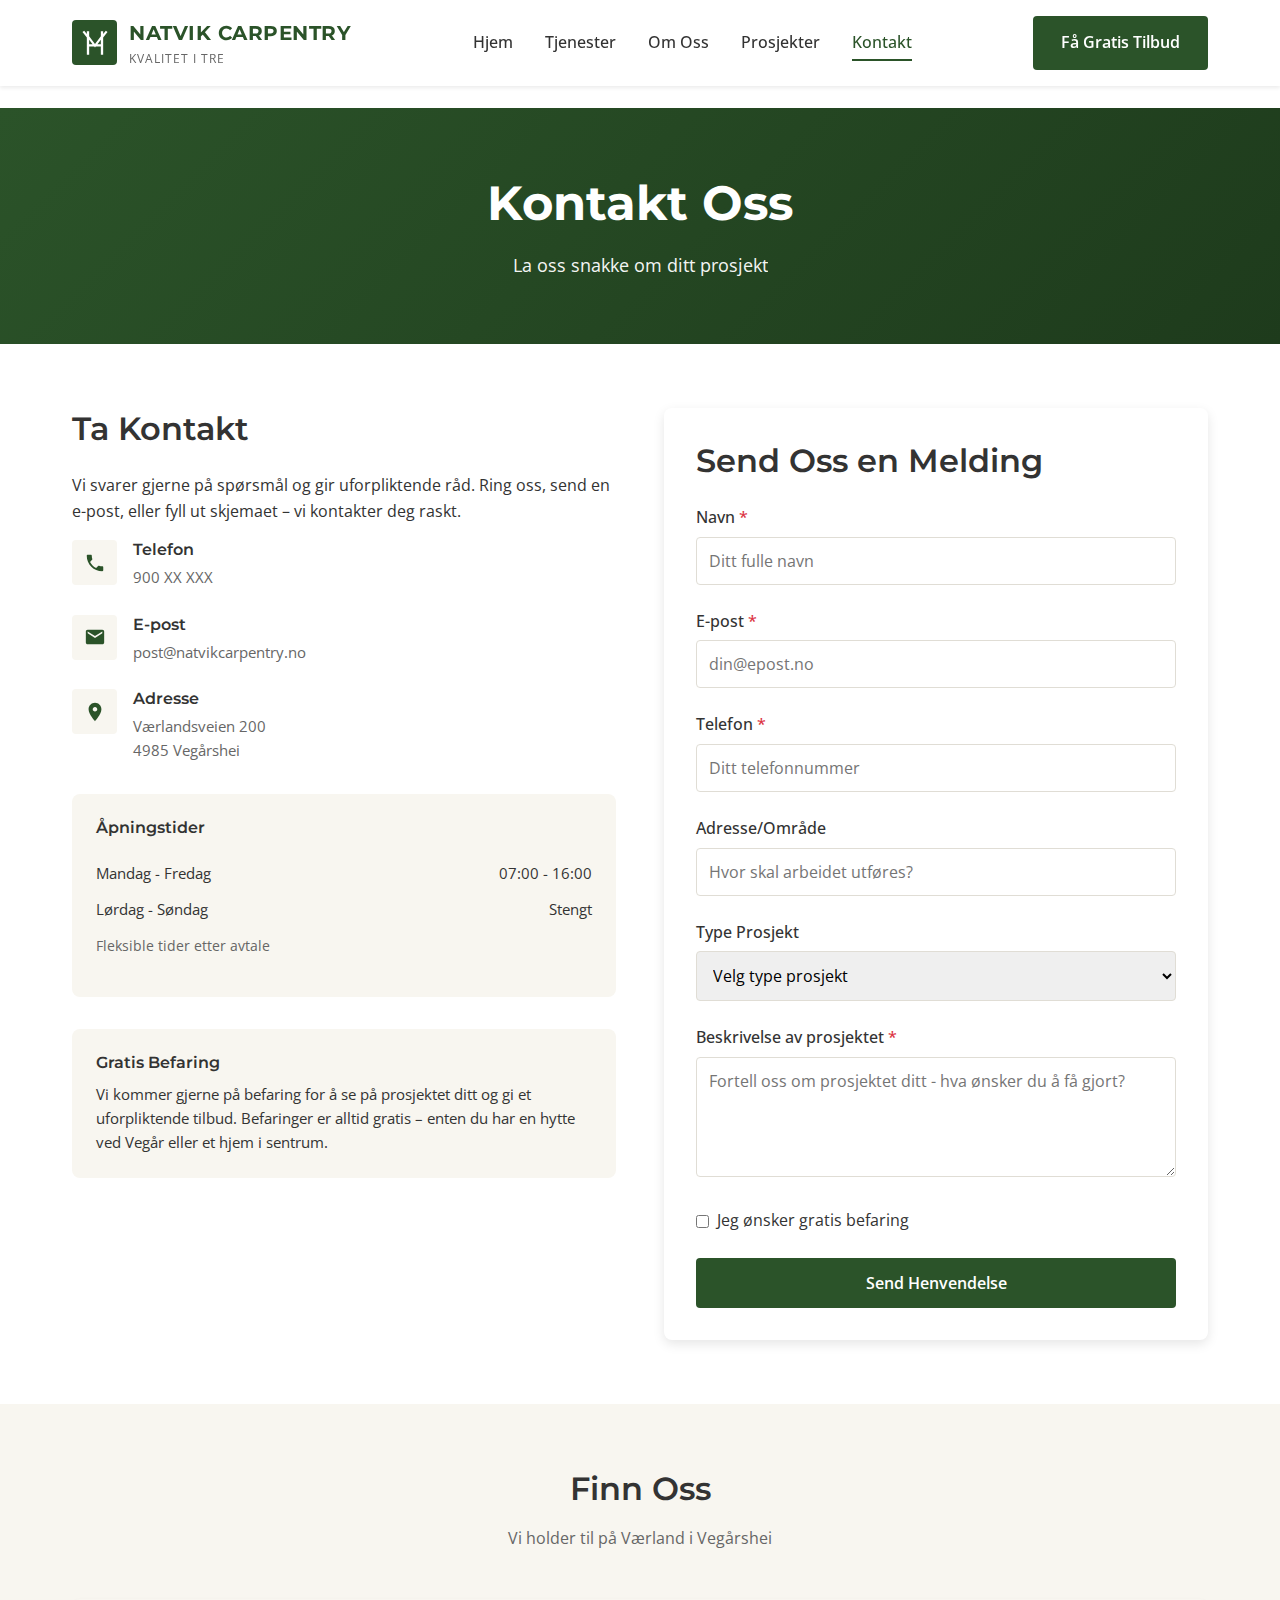
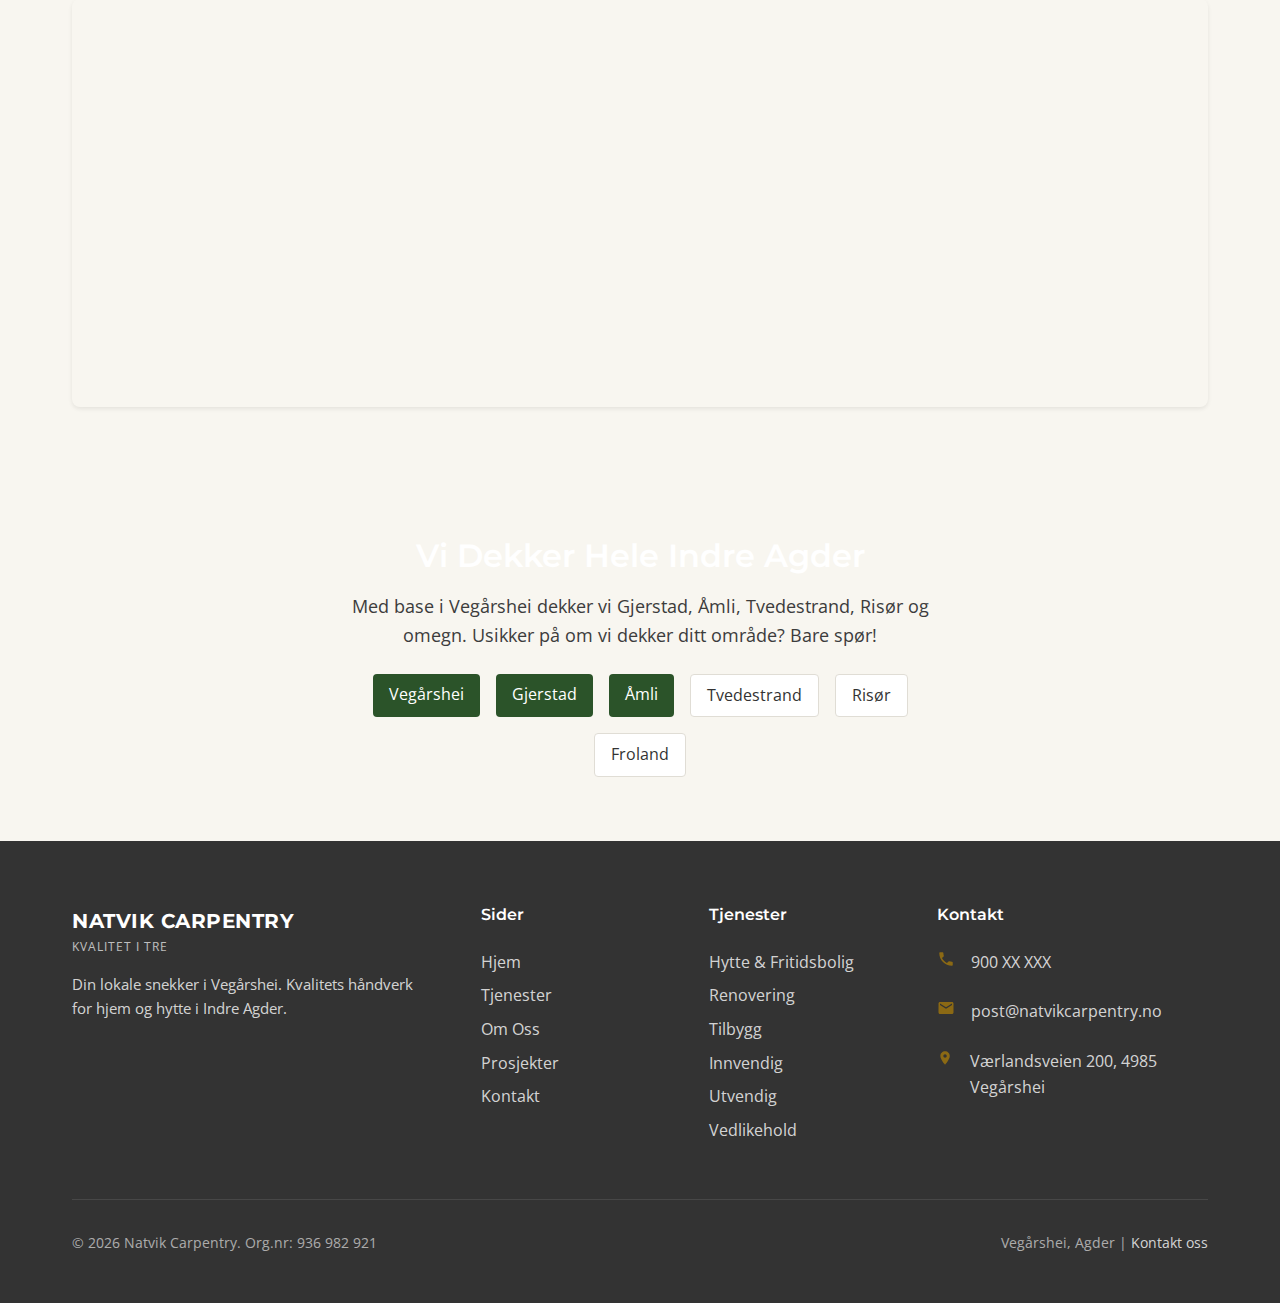
<file: kontakt.html>
<!DOCTYPE html>
<html lang="nb">
<head>
    <meta charset="UTF-8">
    <meta name="viewport" content="width=device-width, initial-scale=1.0">
    <meta http-equiv="X-UA-Compatible" content="IE=edge">

    <!-- SEO Meta Tags -->
    <title>Kontakt Snekker Vegårshei | Gratis Tilbud | Natvik Carpentry</title>
    <meta name="description" content="Kontakt Natvik Carpentry for snekkerarbeid i Vegårshei. Gratis befaring og uforpliktende tilbud. Ring eller send melding.">
    <meta name="keywords" content="kontakt snekker vegårshei, gratis tilbud snekker, befaring vegårshei, snekkerfirma kontakt">
    <meta name="author" content="Natvik Carpentry">
    <meta name="robots" content="index, follow">

    <!-- Open Graph -->
    <meta property="og:title" content="Kontakt Snekker Vegårshei | Gratis Tilbud | Natvik Carpentry">
    <meta property="og:description" content="Kontakt Natvik Carpentry for snekkerarbeid i Vegårshei. Gratis befaring og uforpliktende tilbud.">
    <meta property="og:type" content="website">
    <meta property="og:url" content="https://natvikcarpentry.no/kontakt.html">
    <meta property="og:locale" content="nb_NO">

    <!-- Canonical URL -->
    <link rel="canonical" href="https://natvikcarpentry.no/kontakt.html">

    <!-- Favicon -->
    <link rel="icon" type="image/x-icon" href="favicon.ico">

    <!-- Google Fonts -->
    <link rel="preconnect" href="https://fonts.googleapis.com">
    <link rel="preconnect" href="https://fonts.gstatic.com" crossorigin>
    <link href="https://fonts.googleapis.com/css2?family=Montserrat:wght@400;500;600;700&family=Open+Sans:wght@400;500;600&display=swap" rel="stylesheet">

    <!-- Stylesheets -->
    <link rel="stylesheet" href="css/style.css">
    <link rel="stylesheet" href="css/responsive.css">
</head>
<body>
    <!-- Quick Contact Bar -->
    <div class="quick-contact">
        <div class="quick-contact-container">
            <a href="tel:+47900XXXXX">
                <svg xmlns="http://www.w3.org/2000/svg" viewBox="0 0 24 24"><path d="M6.62 10.79c1.44 2.83 3.76 5.14 6.59 6.59l2.2-2.2c.27-.27.67-.36 1.02-.24 1.12.37 2.33.57 3.57.57.55 0 1 .45 1 1V20c0 .55-.45 1-1 1-9.39 0-17-7.61-17-17 0-.55.45-1 1-1h3.5c.55 0 1 .45 1 1 0 1.25.2 2.45.57 3.57.11.35.03.74-.25 1.02l-2.2 2.2z"/></svg>
                900 XX XXX
            </a>
            <a href="mailto:post@natvikcarpentry.no">
                <svg xmlns="http://www.w3.org/2000/svg" viewBox="0 0 24 24"><path d="M20 4H4c-1.1 0-1.99.9-1.99 2L2 18c0 1.1.9 2 2 2h16c1.1 0 2-.9 2-2V6c0-1.1-.9-2-2-2zm0 4l-8 5-8-5V6l8 5 8-5v2z"/></svg>
                post@natvikcarpentry.no
            </a>
            <span>
                <svg xmlns="http://www.w3.org/2000/svg" viewBox="0 0 24 24"><path d="M12 2C8.13 2 5 5.13 5 9c0 5.25 7 13 7 13s7-7.75 7-13c0-3.87-3.13-7-7-7zm0 9.5c-1.38 0-2.5-1.12-2.5-2.5s1.12-2.5 2.5-2.5 2.5 1.12 2.5 2.5-1.12 2.5-2.5 2.5z"/></svg>
                Vegårshei, Agder
            </span>
        </div>
    </div>

    <!-- Header -->
    <header class="header">
        <div class="header-container">
            <a href="index.html" class="logo">
                <div class="logo-icon">
                    <svg xmlns="http://www.w3.org/2000/svg" viewBox="0 0 24 24"><path d="M22.73 2.58L21.27 1.42 19 4.28V2h-2v4.28l-5 6.5-5-6.5V2H5v2.28L2.73 1.42 1.27 2.58 5 7.28V22h2v-7h10v7h2V7.28l3.73-4.7zM7 13V9.28l5 6.5 5-6.5V13H7z"/></svg>
                </div>
                <div class="logo-text">
                    <span class="logo-name">NATVIK CARPENTRY</span>
                    <span class="logo-tagline">Kvalitet i Tre</span>
                </div>
            </a>

            <nav class="nav-desktop">
                <ul>
                    <li><a href="index.html">Hjem</a></li>
                    <li><a href="tjenester.html">Tjenester</a></li>
                    <li><a href="om-oss.html">Om Oss</a></li>
                    <li><a href="prosjekter.html">Prosjekter</a></li>
                    <li><a href="kontakt.html" class="active">Kontakt</a></li>
                </ul>
            </nav>

            <div class="header-cta">
                <a href="kontakt.html" class="btn btn-primary">Få Gratis Tilbud</a>
            </div>

            <button class="mobile-menu-toggle" aria-label="Toggle menu">
                <span></span>
                <span></span>
                <span></span>
            </button>
        </div>

        <nav class="nav-mobile">
            <ul>
                <li><a href="index.html">Hjem</a></li>
                <li><a href="tjenester.html">Tjenester</a></li>
                <li><a href="om-oss.html">Om Oss</a></li>
                <li><a href="prosjekter.html">Prosjekter</a></li>
                <li><a href="kontakt.html" class="active">Kontakt</a></li>
            </ul>
            <a href="kontakt.html" class="btn btn-primary">Få Gratis Tilbud</a>
        </nav>
    </header>

    <!-- Page Header -->
    <section class="page-header">
        <div class="container">
            <h1>Kontakt Oss</h1>
            <p>La oss snakke om ditt prosjekt</p>
        </div>
    </section>

    <!-- Contact Section -->
    <section class="section">
        <div class="container">
            <div class="contact-grid">
                <!-- Contact Info -->
                <div class="contact-info">
                    <h2>Ta Kontakt</h2>
                    <p>Vi svarer gjerne på spørsmål og gir uforpliktende råd. Ring oss, send en e-post, eller fyll ut skjemaet – vi kontakter deg raskt.</p>

                    <div class="contact-details">
                        <div class="contact-item">
                            <div class="contact-item-icon">
                                <svg xmlns="http://www.w3.org/2000/svg" viewBox="0 0 24 24"><path d="M6.62 10.79c1.44 2.83 3.76 5.14 6.59 6.59l2.2-2.2c.27-.27.67-.36 1.02-.24 1.12.37 2.33.57 3.57.57.55 0 1 .45 1 1V20c0 .55-.45 1-1 1-9.39 0-17-7.61-17-17 0-.55.45-1 1-1h3.5c.55 0 1 .45 1 1 0 1.25.2 2.45.57 3.57.11.35.03.74-.25 1.02l-2.2 2.2z"/></svg>
                            </div>
                            <div class="contact-item-content">
                                <h4>Telefon</h4>
                                <a href="tel:+47900XXXXX">900 XX XXX</a>
                            </div>
                        </div>

                        <div class="contact-item">
                            <div class="contact-item-icon">
                                <svg xmlns="http://www.w3.org/2000/svg" viewBox="0 0 24 24"><path d="M20 4H4c-1.1 0-1.99.9-1.99 2L2 18c0 1.1.9 2 2 2h16c1.1 0 2-.9 2-2V6c0-1.1-.9-2-2-2zm0 4l-8 5-8-5V6l8 5 8-5v2z"/></svg>
                            </div>
                            <div class="contact-item-content">
                                <h4>E-post</h4>
                                <a href="mailto:post@natvikcarpentry.no">post@natvikcarpentry.no</a>
                            </div>
                        </div>

                        <div class="contact-item">
                            <div class="contact-item-icon">
                                <svg xmlns="http://www.w3.org/2000/svg" viewBox="0 0 24 24"><path d="M12 2C8.13 2 5 5.13 5 9c0 5.25 7 13 7 13s7-7.75 7-13c0-3.87-3.13-7-7-7zm0 9.5c-1.38 0-2.5-1.12-2.5-2.5s1.12-2.5 2.5-2.5 2.5 1.12 2.5 2.5-1.12 2.5-2.5 2.5z"/></svg>
                            </div>
                            <div class="contact-item-content">
                                <h4>Adresse</h4>
                                <p>Værlandsveien 200<br>4985 Vegårshei</p>
                            </div>
                        </div>
                    </div>

                    <div class="opening-hours">
                        <h4>Åpningstider</h4>
                        <ul class="hours-list">
                            <li><span>Mandag - Fredag</span><span>07:00 - 16:00</span></li>
                            <li><span>Lørdag - Søndag</span><span>Stengt</span></li>
                        </ul>
                        <p style="font-size: 0.875rem; margin-top: 0.5rem; color: var(--color-text-light);">Fleksible tider etter avtale</p>
                    </div>

                    <div class="mt-3" style="background: var(--color-light); padding: var(--spacing-md); border-radius: var(--radius-md);">
                        <h4 style="margin-bottom: 0.5rem;">Gratis Befaring</h4>
                        <p style="margin: 0; font-size: 0.9375rem;">Vi kommer gjerne på befaring for å se på prosjektet ditt og gi et uforpliktende tilbud. Befaringer er alltid gratis – enten du har en hytte ved Vegår eller et hjem i sentrum.</p>
                    </div>
                </div>

                <!-- Contact Form -->
                <div class="contact-form-wrapper">
                    <h2>Send Oss en Melding</h2>

                    <!-- Form Messages -->
                    <div id="form-success" class="form-message success">
                        <strong>Takk for din henvendelse!</strong><br>
                        Vi har mottatt meldingen din og vil kontakte deg så snart som mulig, vanligvis innen én arbeidsdag.<br><br>
                        Haster det? Ring oss direkte på <a href="tel:+47900XXXXX">900 XX XXX</a>.
                    </div>
                    <div id="form-error" class="form-message error">
                        <strong>Noe gikk galt.</strong><br>
                        Vennligst prøv igjen eller kontakt oss direkte på telefon.
                    </div>

                    <form id="contact-form" action="#" method="POST">
                        <div class="form-group">
                            <label for="name">Navn <span class="required">*</span></label>
                            <input type="text" id="name" name="name" required placeholder="Ditt fulle navn">
                        </div>

                        <div class="form-group">
                            <label for="email">E-post <span class="required">*</span></label>
                            <input type="email" id="email" name="email" required placeholder="din@epost.no">
                        </div>

                        <div class="form-group">
                            <label for="phone">Telefon <span class="required">*</span></label>
                            <input type="tel" id="phone" name="phone" required placeholder="Ditt telefonnummer">
                        </div>

                        <div class="form-group">
                            <label for="address">Adresse/Område</label>
                            <input type="text" id="address" name="address" placeholder="Hvor skal arbeidet utføres?">
                        </div>

                        <div class="form-group">
                            <label for="project-type">Type Prosjekt</label>
                            <select id="project-type" name="projectType">
                                <option value="">Velg type prosjekt</option>
                                <option value="hytte">Hytte/Fritidsbolig</option>
                                <option value="renovering">Renovering/Oppussing</option>
                                <option value="tilbygg">Tilbygg/Påbygg</option>
                                <option value="innvendig">Innvendig snekkerarbeid</option>
                                <option value="utvendig">Utvendig snekkerarbeid</option>
                                <option value="vedlikehold">Vedlikehold/Småjobb</option>
                                <option value="annet">Annet</option>
                            </select>
                        </div>

                        <div class="form-group">
                            <label for="description">Beskrivelse av prosjektet <span class="required">*</span></label>
                            <textarea id="description" name="description" required placeholder="Fortell oss om prosjektet ditt - hva ønsker du å få gjort?"></textarea>
                        </div>

                        <div class="form-group">
                            <div class="form-checkbox">
                                <input type="checkbox" id="site-visit" name="siteVisit">
                                <label for="site-visit">Jeg ønsker gratis befaring</label>
                            </div>
                        </div>

                        <div class="form-submit">
                            <button type="submit" class="btn btn-primary">Send Henvendelse</button>
                        </div>
                    </form>
                </div>
            </div>
        </div>
    </section>

    <!-- Map Section -->
    <section class="section map-section">
        <div class="container">
            <div class="section-header">
                <h2>Finn Oss</h2>
                <p>Vi holder til på Værland i Vegårshei</p>
            </div>
            <div class="map-container">
                <iframe src="https://www.google.com/maps/embed?pb=!1m18!1m12!1m3!1d32714.27729!2d8.68!3d58.77!2m3!1f0!2f0!3f0!3m2!1i1024!2i768!4f13.1!3m3!1m2!1s0x4647f0c5c5c5c5c5%3A0x0!2sVeg%C3%A5rshei%2C%20Norway!5e0!3m2!1sen!2sno!4v1" allowfullscreen="" loading="lazy" referrerpolicy="no-referrer-when-downgrade" title="Kart til Natvik Carpentry i Vegårshei"></iframe>
            </div>
        </div>
    </section>

    <!-- Service Area Reminder -->
    <section class="section section-light">
        <div class="container">
            <div class="cta-content" style="text-align: center;">
                <h2>Vi Dekker Hele Indre Agder</h2>
                <p style="max-width: 600px; margin: 0 auto var(--spacing-md);">Med base i Vegårshei dekker vi Gjerstad, Åmli, Tvedestrand, Risør og omegn. Usikker på om vi dekker ditt område? Bare spør!</p>
                <div style="display: flex; flex-wrap: wrap; justify-content: center; gap: var(--spacing-sm);">
                    <span style="background: var(--color-primary); color: white; padding: 0.5rem 1rem; border-radius: var(--radius-sm);">Vegårshei</span>
                    <span style="background: var(--color-primary); color: white; padding: 0.5rem 1rem; border-radius: var(--radius-sm);">Gjerstad</span>
                    <span style="background: var(--color-primary); color: white; padding: 0.5rem 1rem; border-radius: var(--radius-sm);">Åmli</span>
                    <span style="background: var(--color-white); color: var(--color-text); padding: 0.5rem 1rem; border-radius: var(--radius-sm); border: 1px solid var(--color-border);">Tvedestrand</span>
                    <span style="background: var(--color-white); color: var(--color-text); padding: 0.5rem 1rem; border-radius: var(--radius-sm); border: 1px solid var(--color-border);">Risør</span>
                    <span style="background: var(--color-white); color: var(--color-text); padding: 0.5rem 1rem; border-radius: var(--radius-sm); border: 1px solid var(--color-border);">Froland</span>
                </div>
            </div>
        </div>
    </section>

    <!-- Footer -->
    <footer class="footer">
        <div class="container">
            <div class="footer-grid">
                <div class="footer-brand">
                    <div class="logo">
                        <div class="logo-text">
                            <span class="logo-name">NATVIK CARPENTRY</span>
                            <span class="logo-tagline">Kvalitet i Tre</span>
                        </div>
                    </div>
                    <p>Din lokale snekker i Vegårshei. Kvalitets håndverk for hjem og hytte i Indre Agder.</p>
                </div>

                <div class="footer-links">
                    <h4>Sider</h4>
                    <ul>
                        <li><a href="index.html">Hjem</a></li>
                        <li><a href="tjenester.html">Tjenester</a></li>
                        <li><a href="om-oss.html">Om Oss</a></li>
                        <li><a href="prosjekter.html">Prosjekter</a></li>
                        <li><a href="kontakt.html">Kontakt</a></li>
                    </ul>
                </div>

                <div class="footer-links">
                    <h4>Tjenester</h4>
                    <ul>
                        <li><a href="tjenester.html#hytte">Hytte & Fritidsbolig</a></li>
                        <li><a href="tjenester.html#renovering">Renovering</a></li>
                        <li><a href="tjenester.html#tilbygg">Tilbygg</a></li>
                        <li><a href="tjenester.html#innvendig">Innvendig</a></li>
                        <li><a href="tjenester.html#utvendig">Utvendig</a></li>
                        <li><a href="tjenester.html#vedlikehold">Vedlikehold</a></li>
                    </ul>
                </div>

                <div class="footer-contact">
                    <h4>Kontakt</h4>
                    <div class="contact-item">
                        <svg xmlns="http://www.w3.org/2000/svg" viewBox="0 0 24 24"><path d="M6.62 10.79c1.44 2.83 3.76 5.14 6.59 6.59l2.2-2.2c.27-.27.67-.36 1.02-.24 1.12.37 2.33.57 3.57.57.55 0 1 .45 1 1V20c0 .55-.45 1-1 1-9.39 0-17-7.61-17-17 0-.55.45-1 1-1h3.5c.55 0 1 .45 1 1 0 1.25.2 2.45.57 3.57.11.35.03.74-.25 1.02l-2.2 2.2z"/></svg>
                        <a href="tel:+47900XXXXX">900 XX XXX</a>
                    </div>
                    <div class="contact-item">
                        <svg xmlns="http://www.w3.org/2000/svg" viewBox="0 0 24 24"><path d="M20 4H4c-1.1 0-1.99.9-1.99 2L2 18c0 1.1.9 2 2 2h16c1.1 0 2-.9 2-2V6c0-1.1-.9-2-2-2zm0 4l-8 5-8-5V6l8 5 8-5v2z"/></svg>
                        <a href="mailto:post@natvikcarpentry.no">post@natvikcarpentry.no</a>
                    </div>
                    <div class="contact-item">
                        <svg xmlns="http://www.w3.org/2000/svg" viewBox="0 0 24 24"><path d="M12 2C8.13 2 5 5.13 5 9c0 5.25 7 13 7 13s7-7.75 7-13c0-3.87-3.13-7-7-7zm0 9.5c-1.38 0-2.5-1.12-2.5-2.5s1.12-2.5 2.5-2.5 2.5 1.12 2.5 2.5-1.12 2.5-2.5 2.5z"/></svg>
                        <span>Værlandsveien 200, 4985 Vegårshei</span>
                    </div>
                </div>
            </div>

            <div class="footer-bottom">
                <p>&copy; 2026 Natvik Carpentry. Org.nr: 936 982 921</p>
                <p>Vegårshei, Agder | <a href="kontakt.html">Kontakt oss</a></p>
            </div>
        </div>
    </footer>

    <!-- Scroll to Top Button -->
    <button class="scroll-top" aria-label="Scroll to top">
        <svg xmlns="http://www.w3.org/2000/svg" viewBox="0 0 24 24"><path d="M7.41 15.41L12 10.83l4.59 4.58L18 14l-6-6-6 6z"/></svg>
    </button>

    <!-- JavaScript -->
    <script src="js/main.js"></script>
</body>
</html>
</file>
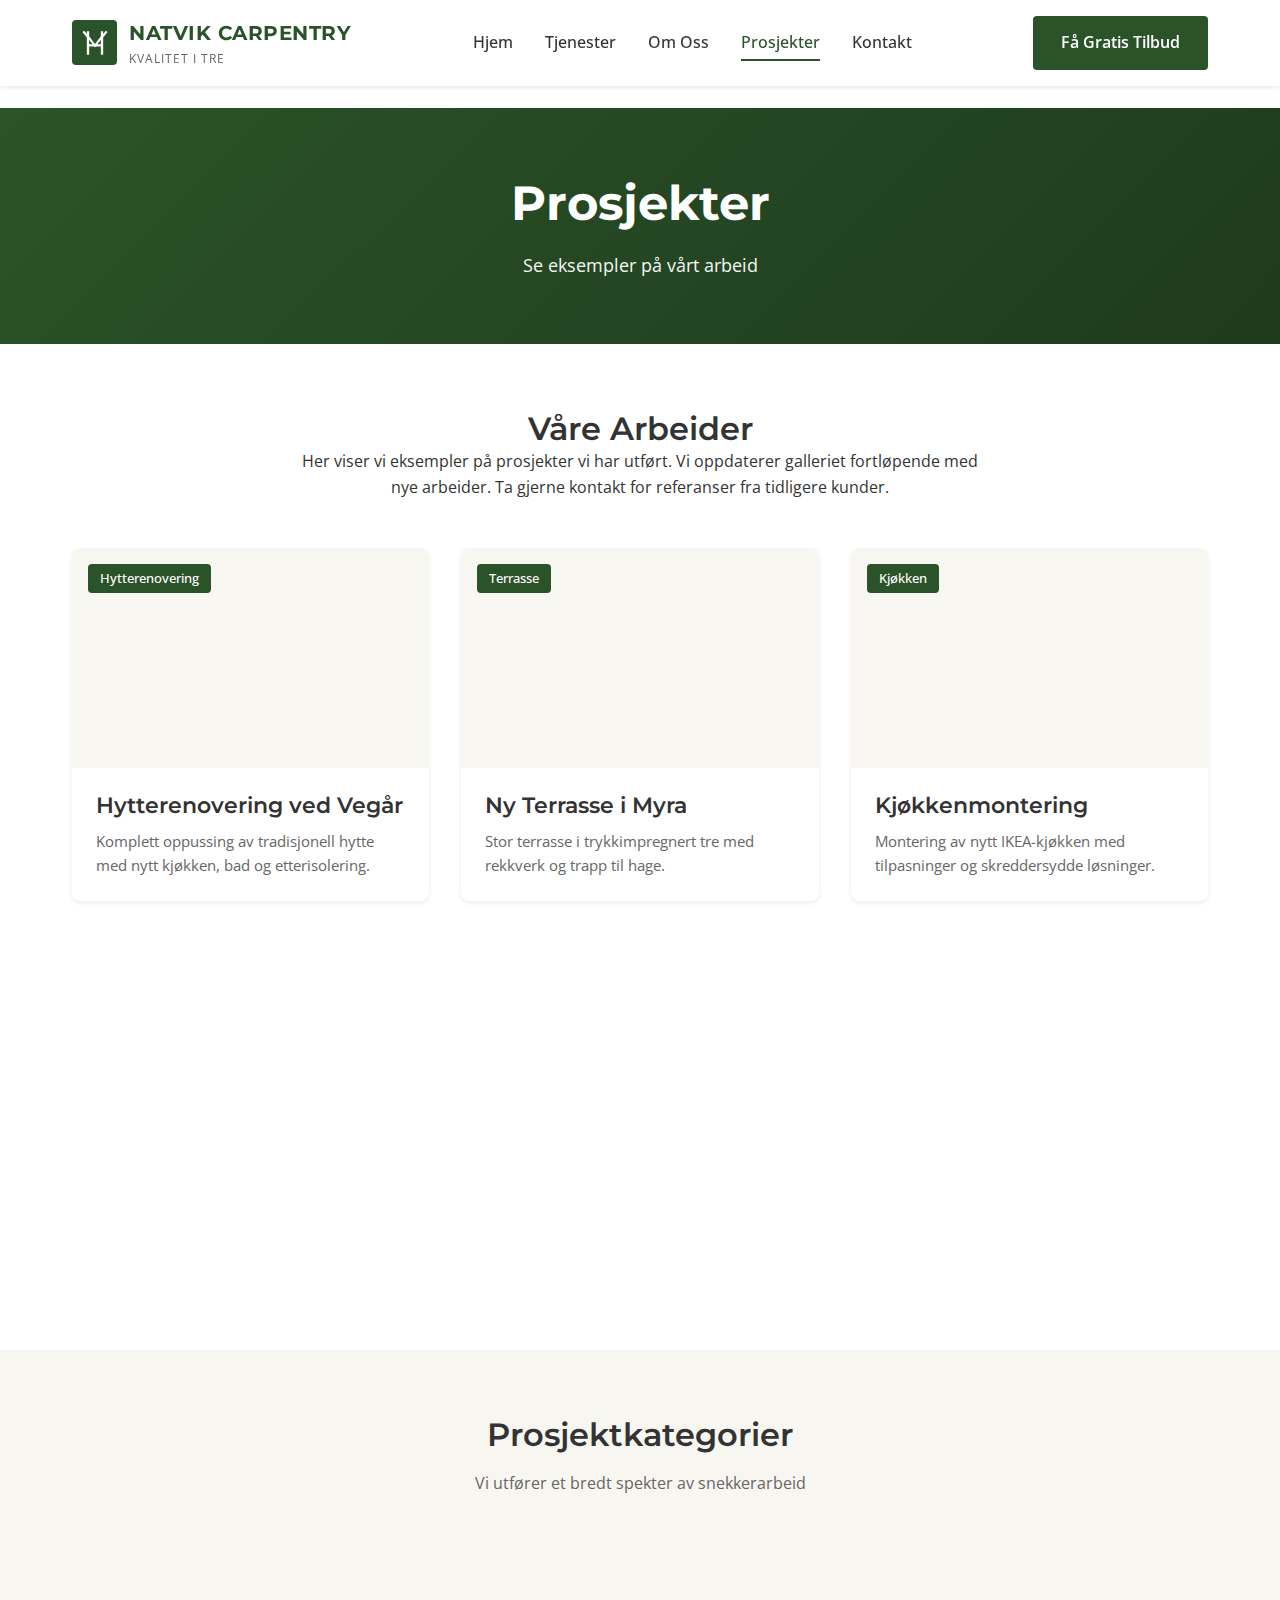
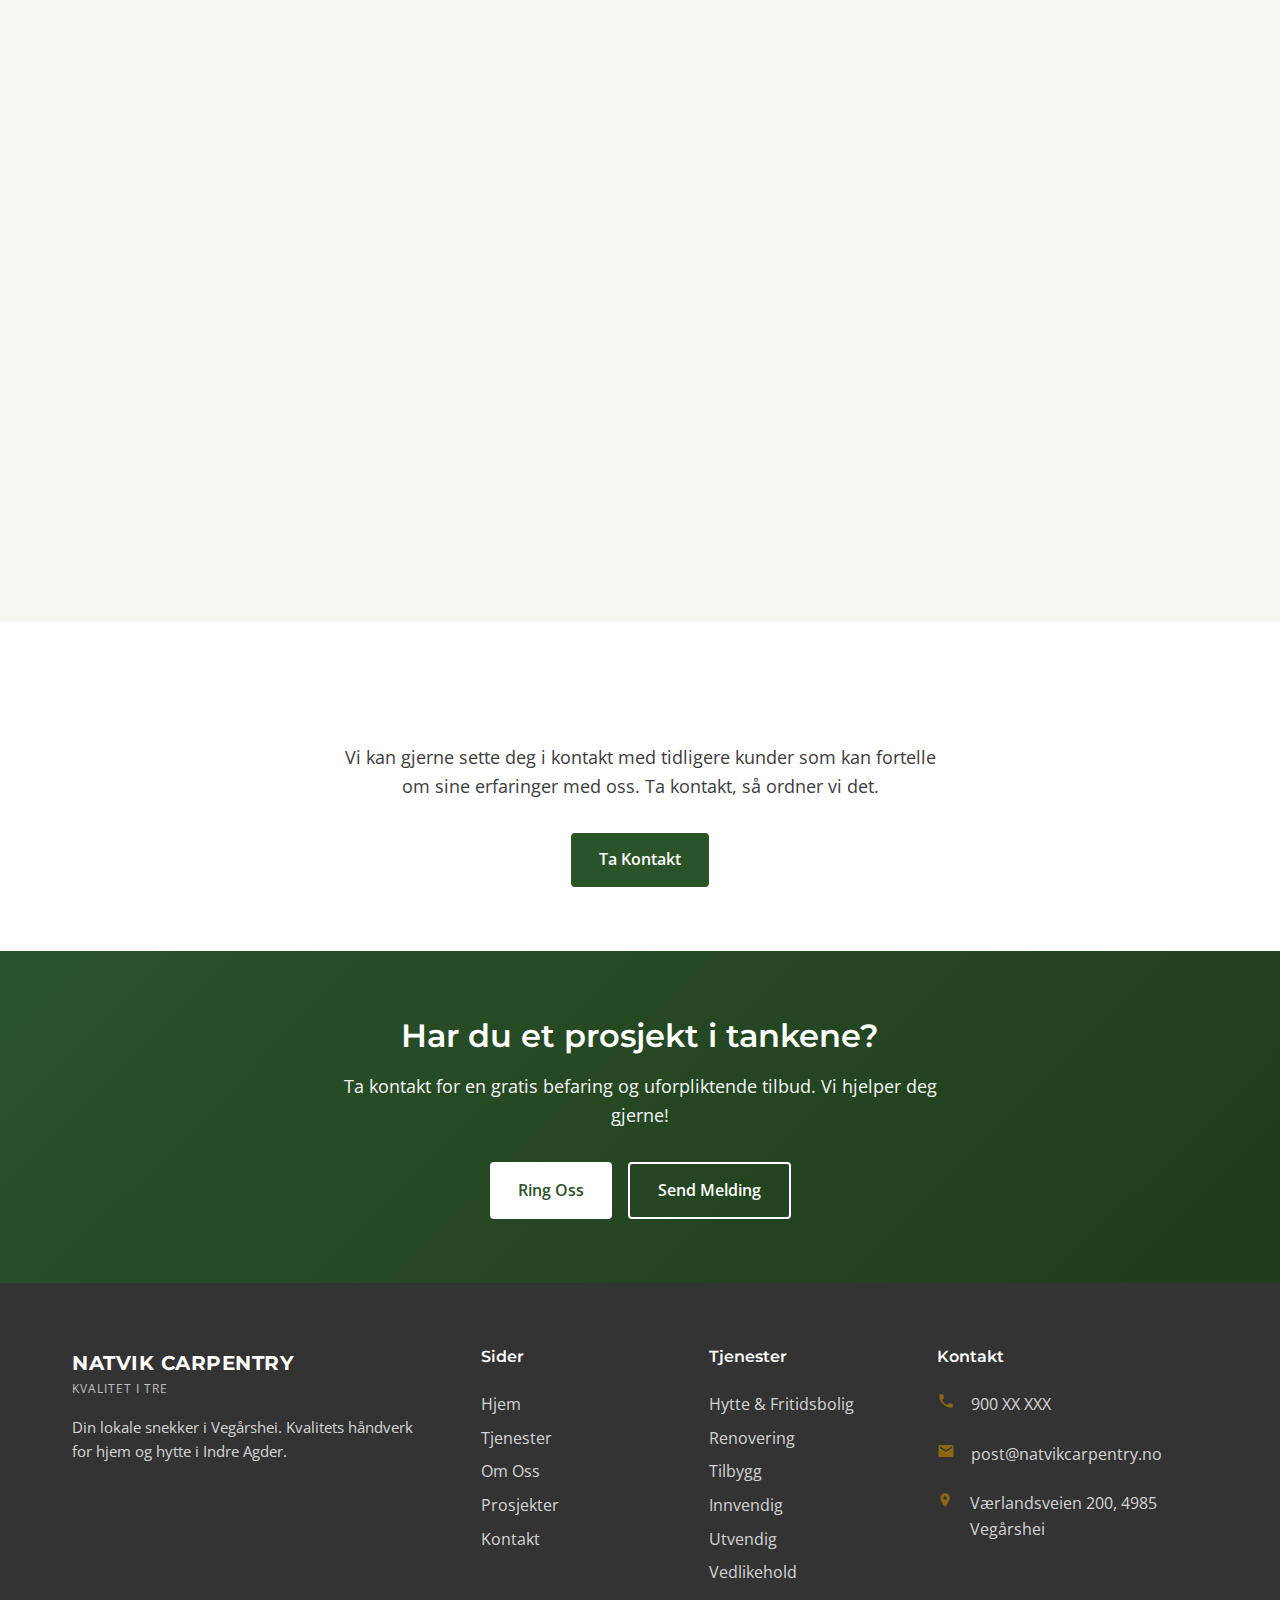
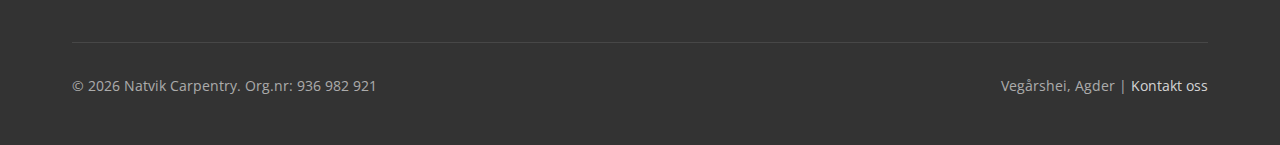
<file: prosjekter.html>
<!DOCTYPE html>
<html lang="nb">
<head>
    <meta charset="UTF-8">
    <meta name="viewport" content="width=device-width, initial-scale=1.0">
    <meta http-equiv="X-UA-Compatible" content="IE=edge">

    <!-- SEO Meta Tags -->
    <title>Prosjekter | Snekkerarbeid Vegårshei | Natvik Carpentry</title>
    <meta name="description" content="Se eksempler på snekkerarbeid i Vegårshei. Hytter, renovering, tilbygg i Indre Agder.">
    <meta name="keywords" content="snekkerprosjekter vegårshei, hytterenovering bilder, tilbygg eksempler, snekkerarbeid agder">
    <meta name="author" content="Natvik Carpentry">
    <meta name="robots" content="index, follow">

    <!-- Open Graph -->
    <meta property="og:title" content="Prosjekter | Snekkerarbeid Vegårshei | Natvik Carpentry">
    <meta property="og:description" content="Se eksempler på snekkerarbeid i Vegårshei. Hytter, renovering, tilbygg i Indre Agder.">
    <meta property="og:type" content="website">
    <meta property="og:url" content="https://natvikcarpentry.no/prosjekter.html">
    <meta property="og:locale" content="nb_NO">

    <!-- Canonical URL -->
    <link rel="canonical" href="https://natvikcarpentry.no/prosjekter.html">

    <!-- Favicon -->
    <link rel="icon" type="image/x-icon" href="favicon.ico">

    <!-- Google Fonts -->
    <link rel="preconnect" href="https://fonts.googleapis.com">
    <link rel="preconnect" href="https://fonts.gstatic.com" crossorigin>
    <link href="https://fonts.googleapis.com/css2?family=Montserrat:wght@400;500;600;700&family=Open+Sans:wght@400;500;600&display=swap" rel="stylesheet">

    <!-- Stylesheets -->
    <link rel="stylesheet" href="css/style.css">
    <link rel="stylesheet" href="css/responsive.css">
</head>
<body>
    <!-- Quick Contact Bar -->
    <div class="quick-contact">
        <div class="quick-contact-container">
            <a href="tel:+47900XXXXX">
                <svg xmlns="http://www.w3.org/2000/svg" viewBox="0 0 24 24"><path d="M6.62 10.79c1.44 2.83 3.76 5.14 6.59 6.59l2.2-2.2c.27-.27.67-.36 1.02-.24 1.12.37 2.33.57 3.57.57.55 0 1 .45 1 1V20c0 .55-.45 1-1 1-9.39 0-17-7.61-17-17 0-.55.45-1 1-1h3.5c.55 0 1 .45 1 1 0 1.25.2 2.45.57 3.57.11.35.03.74-.25 1.02l-2.2 2.2z"/></svg>
                900 XX XXX
            </a>
            <a href="mailto:post@natvikcarpentry.no">
                <svg xmlns="http://www.w3.org/2000/svg" viewBox="0 0 24 24"><path d="M20 4H4c-1.1 0-1.99.9-1.99 2L2 18c0 1.1.9 2 2 2h16c1.1 0 2-.9 2-2V6c0-1.1-.9-2-2-2zm0 4l-8 5-8-5V6l8 5 8-5v2z"/></svg>
                post@natvikcarpentry.no
            </a>
            <span>
                <svg xmlns="http://www.w3.org/2000/svg" viewBox="0 0 24 24"><path d="M12 2C8.13 2 5 5.13 5 9c0 5.25 7 13 7 13s7-7.75 7-13c0-3.87-3.13-7-7-7zm0 9.5c-1.38 0-2.5-1.12-2.5-2.5s1.12-2.5 2.5-2.5 2.5 1.12 2.5 2.5-1.12 2.5-2.5 2.5z"/></svg>
                Vegårshei, Agder
            </span>
        </div>
    </div>

    <!-- Header -->
    <header class="header">
        <div class="header-container">
            <a href="index.html" class="logo">
                <div class="logo-icon">
                    <svg xmlns="http://www.w3.org/2000/svg" viewBox="0 0 24 24"><path d="M22.73 2.58L21.27 1.42 19 4.28V2h-2v4.28l-5 6.5-5-6.5V2H5v2.28L2.73 1.42 1.27 2.58 5 7.28V22h2v-7h10v7h2V7.28l3.73-4.7zM7 13V9.28l5 6.5 5-6.5V13H7z"/></svg>
                </div>
                <div class="logo-text">
                    <span class="logo-name">NATVIK CARPENTRY</span>
                    <span class="logo-tagline">Kvalitet i Tre</span>
                </div>
            </a>

            <nav class="nav-desktop">
                <ul>
                    <li><a href="index.html">Hjem</a></li>
                    <li><a href="tjenester.html">Tjenester</a></li>
                    <li><a href="om-oss.html">Om Oss</a></li>
                    <li><a href="prosjekter.html" class="active">Prosjekter</a></li>
                    <li><a href="kontakt.html">Kontakt</a></li>
                </ul>
            </nav>

            <div class="header-cta">
                <a href="kontakt.html" class="btn btn-primary">Få Gratis Tilbud</a>
            </div>

            <button class="mobile-menu-toggle" aria-label="Toggle menu">
                <span></span>
                <span></span>
                <span></span>
            </button>
        </div>

        <nav class="nav-mobile">
            <ul>
                <li><a href="index.html">Hjem</a></li>
                <li><a href="tjenester.html">Tjenester</a></li>
                <li><a href="om-oss.html">Om Oss</a></li>
                <li><a href="prosjekter.html" class="active">Prosjekter</a></li>
                <li><a href="kontakt.html">Kontakt</a></li>
            </ul>
            <a href="kontakt.html" class="btn btn-primary">Få Gratis Tilbud</a>
        </nav>
    </header>

    <!-- Page Header -->
    <section class="page-header">
        <div class="container">
            <h1>Prosjekter</h1>
            <p>Se eksempler på vårt arbeid</p>
        </div>
    </section>

    <!-- Projects Section -->
    <section class="section">
        <div class="container">
            <div class="projects-intro">
                <h2>Våre Arbeider</h2>
                <p>Her viser vi eksempler på prosjekter vi har utført. Vi oppdaterer galleriet fortløpende med nye arbeider. Ta gjerne kontakt for referanser fra tidligere kunder.</p>
            </div>

            <div class="projects-grid">
                <!-- Project 1 -->
                <div class="project-card">
                    <div class="project-image" style="background-image: url('https://images.unsplash.com/photo-1510798831971-661eb04b3739?w=500&h=300&fit=crop');">
                        <span class="project-category">Hytterenovering</span>
                    </div>
                    <div class="project-content">
                        <h3>Hytterenovering ved Vegår</h3>
                        <p>Komplett oppussing av tradisjonell hytte med nytt kjøkken, bad og etterisolering.</p>
                    </div>
                </div>

                <!-- Project 2 -->
                <div class="project-card">
                    <div class="project-image" style="background-image: url('https://images.unsplash.com/photo-1600585154340-be6161a56a0c?w=500&h=300&fit=crop');">
                        <span class="project-category">Terrasse</span>
                    </div>
                    <div class="project-content">
                        <h3>Ny Terrasse i Myra</h3>
                        <p>Stor terrasse i trykkimpregnert tre med rekkverk og trapp til hage.</p>
                    </div>
                </div>

                <!-- Project 3 -->
                <div class="project-card">
                    <div class="project-image" style="background-image: url('https://images.unsplash.com/photo-1556909114-f6e7ad7d3136?w=500&h=300&fit=crop');">
                        <span class="project-category">Kjøkken</span>
                    </div>
                    <div class="project-content">
                        <h3>Kjøkkenmontering</h3>
                        <p>Montering av nytt IKEA-kjøkken med tilpasninger og skreddersydde løsninger.</p>
                    </div>
                </div>

                <!-- Project 4 -->
                <div class="project-card">
                    <div class="project-image" style="background-image: url('https://images.unsplash.com/photo-1503387762-592deb58ef4e?w=500&h=300&fit=crop');">
                        <span class="project-category">Tilbygg</span>
                    </div>
                    <div class="project-content">
                        <h3>Tilbygg Enebolig</h3>
                        <p>Tilbygg med nytt soverom og utvidet stue i eksisterende bolig.</p>
                    </div>
                </div>

                <!-- Project 5 -->
                <div class="project-card">
                    <div class="project-image" style="background-image: url('https://images.unsplash.com/photo-1449158743715-0a90ebb6d2d8?w=500&h=300&fit=crop');">
                        <span class="project-category">Vinterisolering</span>
                    </div>
                    <div class="project-content">
                        <h3>Vinterisolering Hytte</h3>
                        <p>Etterisolering og ny panel innvendig for helårsbruk av fritidsbolig.</p>
                    </div>
                </div>

                <!-- Project 6 -->
                <div class="project-card">
                    <div class="project-image" style="background-image: url('https://images.unsplash.com/photo-1558618666-fcd25c85cd64?w=500&h=300&fit=crop');">
                        <span class="project-category">Utvendig</span>
                    </div>
                    <div class="project-content">
                        <h3>Ny Kledning</h3>
                        <p>Utskifting av gammel kledning med ny malmfuru og maling.</p>
                    </div>
                </div>
            </div>
        </div>
    </section>

    <!-- Categories Section -->
    <section class="section section-light">
        <div class="container">
            <div class="section-header">
                <h2>Prosjektkategorier</h2>
                <p>Vi utfører et bredt spekter av snekkerarbeid</p>
            </div>
            <div class="services-grid">
                <div class="service-card">
                    <div class="service-icon">
                        <svg xmlns="http://www.w3.org/2000/svg" viewBox="0 0 24 24"><path d="M10 20v-6h4v6h5v-8h3L12 3 2 12h3v8z"/></svg>
                    </div>
                    <h3>Hytterenovering</h3>
                    <p>Komplett oppussing av hytter og fritidsboliger ved Vegår og i hele regionen.</p>
                </div>

                <div class="service-card">
                    <div class="service-icon">
                        <svg xmlns="http://www.w3.org/2000/svg" viewBox="0 0 24 24"><path d="M22.7 19l-9.1-9.1c.9-2.3.4-5-1.5-6.9-2-2-5-2.4-7.4-1.3L9 6 6 9 1.6 4.7C.4 7.1.9 10.1 2.9 12.1c1.9 1.9 4.6 2.4 6.9 1.5l9.1 9.1c.4.4 1 .4 1.4 0l2.3-2.3c.5-.4.5-1.1.1-1.4z"/></svg>
                    </div>
                    <h3>Boligrenovering</h3>
                    <p>Kjøkken, bad, stue og komplett oppussing av boliger.</p>
                </div>

                <div class="service-card">
                    <div class="service-icon">
                        <svg xmlns="http://www.w3.org/2000/svg" viewBox="0 0 24 24"><path d="M19 12h-2v3h-3v2h5v-5zM7 9h3V7H5v5h2V9zm14-6H3c-1.1 0-2 .9-2 2v14c0 1.1.9 2 2 2h18c1.1 0 2-.9 2-2V5c0-1.1-.9-2-2-2zm0 16.01H3V4.99h18v14.02z"/></svg>
                    </div>
                    <h3>Tilbygg</h3>
                    <p>Utvidelser, påbygg, vinterhager og anneks.</p>
                </div>

                <div class="service-card">
                    <div class="service-icon">
                        <svg xmlns="http://www.w3.org/2000/svg" viewBox="0 0 24 24"><path d="M19 19H5V5h7V3H5c-1.11 0-2 .9-2 2v14c0 1.1.89 2 2 2h14c1.1 0 2-.9 2-2v-7h-2v7zM14 3v2h3.59l-9.83 9.83 1.41 1.41L19 6.41V10h2V3h-7z"/></svg>
                    </div>
                    <h3>Innvendig Arbeid</h3>
                    <p>Panel, listverk, trapper, garderober og gulv.</p>
                </div>

                <div class="service-card">
                    <div class="service-icon">
                        <svg xmlns="http://www.w3.org/2000/svg" viewBox="0 0 24 24"><path d="M17 12h-5v5h5v-5zM16 1v2H8V1H6v2H5c-1.11 0-1.99.9-1.99 2L3 19c0 1.1.89 2 2 2h14c1.1 0 2-.9 2-2V5c0-1.1-.9-2-2-2h-1V1h-2zm3 18H5V8h14v11z"/></svg>
                    </div>
                    <h3>Utvendig Arbeid</h3>
                    <p>Kledning, terrasser, verandaer og fasadearbeid.</p>
                </div>

                <div class="service-card">
                    <div class="service-icon">
                        <svg xmlns="http://www.w3.org/2000/svg" viewBox="0 0 24 24"><path d="M22.7 19l-9.1-9.1c.9-2.3.4-5-1.5-6.9-2-2-5-2.4-7.4-1.3L9 6 6 9 1.6 4.7C.4 7.1.9 10.1 2.9 12.1c1.9 1.9 4.6 2.4 6.9 1.5l9.1 9.1c.4.4 1 .4 1.4 0l2.3-2.3c.5-.4.5-1.1.1-1.4z"/></svg>
                    </div>
                    <h3>Småjobber</h3>
                    <p>Reparasjoner, vedlikehold og diverse fikse-oppdrag.</p>
                </div>
            </div>
        </div>
    </section>

    <!-- References CTA -->
    <section class="section">
        <div class="container">
            <div class="cta-content" style="text-align: center;">
                <h2>Ønsker du referanser?</h2>
                <p style="max-width: 600px; margin: 0 auto var(--spacing-lg);">Vi kan gjerne sette deg i kontakt med tidligere kunder som kan fortelle om sine erfaringer med oss. Ta kontakt, så ordner vi det.</p>
                <a href="kontakt.html" class="btn btn-primary">Ta Kontakt</a>
            </div>
        </div>
    </section>

    <!-- CTA Section -->
    <section class="section cta-section">
        <div class="container">
            <div class="cta-content">
                <h2>Har du et prosjekt i tankene?</h2>
                <p>Ta kontakt for en gratis befaring og uforpliktende tilbud. Vi hjelper deg gjerne!</p>
                <div class="cta-buttons">
                    <a href="tel:+47900XXXXX" class="btn btn-white">Ring Oss</a>
                    <a href="kontakt.html" class="btn btn-secondary" style="border-color: white; color: white;">Send Melding</a>
                </div>
            </div>
        </div>
    </section>

    <!-- Footer -->
    <footer class="footer">
        <div class="container">
            <div class="footer-grid">
                <div class="footer-brand">
                    <div class="logo">
                        <div class="logo-text">
                            <span class="logo-name">NATVIK CARPENTRY</span>
                            <span class="logo-tagline">Kvalitet i Tre</span>
                        </div>
                    </div>
                    <p>Din lokale snekker i Vegårshei. Kvalitets håndverk for hjem og hytte i Indre Agder.</p>
                </div>

                <div class="footer-links">
                    <h4>Sider</h4>
                    <ul>
                        <li><a href="index.html">Hjem</a></li>
                        <li><a href="tjenester.html">Tjenester</a></li>
                        <li><a href="om-oss.html">Om Oss</a></li>
                        <li><a href="prosjekter.html">Prosjekter</a></li>
                        <li><a href="kontakt.html">Kontakt</a></li>
                    </ul>
                </div>

                <div class="footer-links">
                    <h4>Tjenester</h4>
                    <ul>
                        <li><a href="tjenester.html#hytte">Hytte & Fritidsbolig</a></li>
                        <li><a href="tjenester.html#renovering">Renovering</a></li>
                        <li><a href="tjenester.html#tilbygg">Tilbygg</a></li>
                        <li><a href="tjenester.html#innvendig">Innvendig</a></li>
                        <li><a href="tjenester.html#utvendig">Utvendig</a></li>
                        <li><a href="tjenester.html#vedlikehold">Vedlikehold</a></li>
                    </ul>
                </div>

                <div class="footer-contact">
                    <h4>Kontakt</h4>
                    <div class="contact-item">
                        <svg xmlns="http://www.w3.org/2000/svg" viewBox="0 0 24 24"><path d="M6.62 10.79c1.44 2.83 3.76 5.14 6.59 6.59l2.2-2.2c.27-.27.67-.36 1.02-.24 1.12.37 2.33.57 3.57.57.55 0 1 .45 1 1V20c0 .55-.45 1-1 1-9.39 0-17-7.61-17-17 0-.55.45-1 1-1h3.5c.55 0 1 .45 1 1 0 1.25.2 2.45.57 3.57.11.35.03.74-.25 1.02l-2.2 2.2z"/></svg>
                        <a href="tel:+47900XXXXX">900 XX XXX</a>
                    </div>
                    <div class="contact-item">
                        <svg xmlns="http://www.w3.org/2000/svg" viewBox="0 0 24 24"><path d="M20 4H4c-1.1 0-1.99.9-1.99 2L2 18c0 1.1.9 2 2 2h16c1.1 0 2-.9 2-2V6c0-1.1-.9-2-2-2zm0 4l-8 5-8-5V6l8 5 8-5v2z"/></svg>
                        <a href="mailto:post@natvikcarpentry.no">post@natvikcarpentry.no</a>
                    </div>
                    <div class="contact-item">
                        <svg xmlns="http://www.w3.org/2000/svg" viewBox="0 0 24 24"><path d="M12 2C8.13 2 5 5.13 5 9c0 5.25 7 13 7 13s7-7.75 7-13c0-3.87-3.13-7-7-7zm0 9.5c-1.38 0-2.5-1.12-2.5-2.5s1.12-2.5 2.5-2.5 2.5 1.12 2.5 2.5-1.12 2.5-2.5 2.5z"/></svg>
                        <span>Værlandsveien 200, 4985 Vegårshei</span>
                    </div>
                </div>
            </div>

            <div class="footer-bottom">
                <p>&copy; 2026 Natvik Carpentry. Org.nr: 936 982 921</p>
                <p>Vegårshei, Agder | <a href="kontakt.html">Kontakt oss</a></p>
            </div>
        </div>
    </footer>

    <!-- Scroll to Top Button -->
    <button class="scroll-top" aria-label="Scroll to top">
        <svg xmlns="http://www.w3.org/2000/svg" viewBox="0 0 24 24"><path d="M7.41 15.41L12 10.83l4.59 4.58L18 14l-6-6-6 6z"/></svg>
    </button>

    <!-- JavaScript -->
    <script src="js/main.js"></script>
</body>
</html>
</file>
<file: css/style.css>
/* ============================================
   NATVIK CARPENTRY - Main Stylesheet
   Professional Carpentry Website
   ============================================ */

/* CSS Custom Properties */
:root {
    /* Primary Colors */
    --color-primary: #2B5329;
    --color-primary-dark: #1e3b1c;
    --color-primary-light: #3d7239;

    /* Secondary Colors */
    --color-secondary: #8B6914;
    --color-secondary-dark: #6b5010;
    --color-secondary-light: #a88019;

    /* Accent Colors */
    --color-accent: #4A7C8E;
    --color-accent-dark: #3a6270;
    --color-accent-light: #5e96aa;

    /* Neutral Colors */
    --color-light: #F8F6F0;
    --color-white: #FFFFFF;
    --color-text: #333333;
    --color-text-light: #666666;
    --color-border: #E0DDD5;

    /* Typography */
    --font-heading: 'Montserrat', sans-serif;
    --font-body: 'Open Sans', sans-serif;

    /* Spacing */
    --spacing-xs: 0.5rem;
    --spacing-sm: 1rem;
    --spacing-md: 1.5rem;
    --spacing-lg: 2rem;
    --spacing-xl: 3rem;
    --spacing-xxl: 4rem;

    /* Border Radius */
    --radius-sm: 4px;
    --radius-md: 8px;
    --radius-lg: 12px;

    /* Shadows */
    --shadow-sm: 0 2px 4px rgba(0, 0, 0, 0.08);
    --shadow-md: 0 4px 12px rgba(0, 0, 0, 0.1);
    --shadow-lg: 0 8px 24px rgba(0, 0, 0, 0.12);

    /* Transitions */
    --transition-fast: 0.2s ease;
    --transition-normal: 0.3s ease;

    /* Max Width */
    --max-width: 1200px;
}

/* Reset & Base Styles */
*, *::before, *::after {
    box-sizing: border-box;
    margin: 0;
    padding: 0;
}

html {
    scroll-behavior: smooth;
    font-size: 16px;
}

body {
    font-family: var(--font-body);
    font-size: 1rem;
    line-height: 1.6;
    color: var(--color-text);
    background-color: var(--color-white);
}

/* Typography */
h1, h2, h3, h4, h5, h6 {
    font-family: var(--font-heading);
    font-weight: 600;
    line-height: 1.3;
    color: var(--color-text);
}

h1 {
    font-size: 2.5rem;
    font-weight: 700;
}

h2 {
    font-size: 1.875rem;
}

h3 {
    font-size: 1.375rem;
}

p {
    margin-bottom: 1rem;
}

a {
    color: var(--color-primary);
    text-decoration: none;
    transition: color var(--transition-fast);
}

a:hover {
    color: var(--color-primary-dark);
}

img {
    max-width: 100%;
    height: auto;
    display: block;
}

ul, ol {
    padding-left: 1.5rem;
}

/* Container */
.container {
    width: 100%;
    max-width: var(--max-width);
    margin: 0 auto;
    padding: 0 var(--spacing-md);
}

/* Buttons */
.btn {
    display: inline-flex;
    align-items: center;
    justify-content: center;
    gap: 0.5rem;
    padding: 0.875rem 1.75rem;
    font-family: var(--font-body);
    font-size: 1rem;
    font-weight: 600;
    text-decoration: none;
    border: none;
    border-radius: var(--radius-sm);
    cursor: pointer;
    transition: all var(--transition-normal);
}

.btn-primary {
    background-color: var(--color-primary);
    color: var(--color-white);
}

.btn-primary:hover {
    background-color: var(--color-primary-dark);
    color: var(--color-white);
    transform: translateY(-2px);
    box-shadow: var(--shadow-md);
}

.btn-secondary {
    background-color: transparent;
    color: var(--color-primary);
    border: 2px solid var(--color-primary);
}

.btn-secondary:hover {
    background-color: var(--color-primary);
    color: var(--color-white);
}

.btn-accent {
    background-color: var(--color-secondary);
    color: var(--color-white);
}

.btn-accent:hover {
    background-color: var(--color-secondary-dark);
    color: var(--color-white);
}

.btn-white {
    background-color: var(--color-white);
    color: var(--color-primary);
}

.btn-white:hover {
    background-color: var(--color-light);
    transform: translateY(-2px);
}

/* ============================================
   HEADER & NAVIGATION
   ============================================ */

.header {
    position: fixed;
    top: 0;
    left: 0;
    right: 0;
    background-color: var(--color-white);
    box-shadow: var(--shadow-sm);
    z-index: 1000;
}

.header-container {
    display: flex;
    align-items: center;
    justify-content: space-between;
    padding: var(--spacing-sm) var(--spacing-md);
    max-width: var(--max-width);
    margin: 0 auto;
}

.logo {
    display: flex;
    align-items: center;
    gap: 0.75rem;
}

.logo-icon {
    width: 45px;
    height: 45px;
    background-color: var(--color-primary);
    border-radius: var(--radius-sm);
    display: flex;
    align-items: center;
    justify-content: center;
}

.logo-icon svg {
    width: 28px;
    height: 28px;
    fill: var(--color-white);
}

.logo-text {
    display: flex;
    flex-direction: column;
}

.logo-name {
    font-family: var(--font-heading);
    font-size: 1.25rem;
    font-weight: 700;
    color: var(--color-primary);
    letter-spacing: 0.5px;
}

.logo-tagline {
    font-size: 0.75rem;
    color: var(--color-text-light);
    text-transform: uppercase;
    letter-spacing: 1px;
}

.nav-desktop {
    display: none;
}

.nav-desktop ul {
    display: flex;
    list-style: none;
    gap: var(--spacing-lg);
    padding: 0;
}

.nav-desktop a {
    font-weight: 500;
    color: var(--color-text);
    padding: 0.5rem 0;
    position: relative;
}

.nav-desktop a::after {
    content: '';
    position: absolute;
    bottom: 0;
    left: 0;
    width: 0;
    height: 2px;
    background-color: var(--color-primary);
    transition: width var(--transition-normal);
}

.nav-desktop a:hover::after,
.nav-desktop a.active::after {
    width: 100%;
}

.nav-desktop a:hover,
.nav-desktop a.active {
    color: var(--color-primary);
}

.header-cta {
    display: none;
}

/* Mobile Menu Toggle */
.mobile-menu-toggle {
    display: flex;
    flex-direction: column;
    gap: 5px;
    background: none;
    border: none;
    cursor: pointer;
    padding: 0.5rem;
}

.mobile-menu-toggle span {
    display: block;
    width: 24px;
    height: 2px;
    background-color: var(--color-text);
    transition: all var(--transition-fast);
}

.mobile-menu-toggle.active span:nth-child(1) {
    transform: rotate(45deg) translate(5px, 5px);
}

.mobile-menu-toggle.active span:nth-child(2) {
    opacity: 0;
}

.mobile-menu-toggle.active span:nth-child(3) {
    transform: rotate(-45deg) translate(5px, -5px);
}

/* Mobile Navigation */
.nav-mobile {
    display: none;
    position: absolute;
    top: 100%;
    left: 0;
    right: 0;
    background-color: var(--color-white);
    box-shadow: var(--shadow-md);
    padding: var(--spacing-md);
}

.nav-mobile.active {
    display: block;
}

.nav-mobile ul {
    list-style: none;
    padding: 0;
}

.nav-mobile li {
    border-bottom: 1px solid var(--color-border);
}

.nav-mobile li:last-child {
    border-bottom: none;
}

.nav-mobile a {
    display: block;
    padding: var(--spacing-sm);
    color: var(--color-text);
    font-weight: 500;
}

.nav-mobile a:hover,
.nav-mobile a.active {
    color: var(--color-primary);
    background-color: var(--color-light);
}

.nav-mobile .btn {
    width: 100%;
    margin-top: var(--spacing-sm);
}

/* ============================================
   QUICK CONTACT BAR
   ============================================ */

.quick-contact {
    background-color: var(--color-primary);
    color: var(--color-white);
    padding: 0.5rem 0;
}

.quick-contact-container {
    display: flex;
    justify-content: center;
    align-items: center;
    gap: var(--spacing-lg);
    flex-wrap: wrap;
    max-width: var(--max-width);
    margin: 0 auto;
    padding: 0 var(--spacing-md);
    font-size: 0.875rem;
}

.quick-contact a {
    color: var(--color-white);
    display: flex;
    align-items: center;
    gap: 0.5rem;
}

.quick-contact a:hover {
    color: var(--color-light);
}

.quick-contact svg {
    width: 16px;
    height: 16px;
    fill: currentColor;
}

/* ============================================
   HERO SECTION
   ============================================ */

.hero {
    position: relative;
    min-height: 100vh;
    display: flex;
    align-items: center;
    background: linear-gradient(135deg, rgba(43, 83, 41, 0.9) 0%, rgba(43, 83, 41, 0.7) 100%),
                url('../images/hero/hero-cabin.jpg') center/cover no-repeat;
    margin-top: 70px;
    padding: var(--spacing-xxl) 0;
}

.hero-content {
    max-width: var(--max-width);
    margin: 0 auto;
    padding: 0 var(--spacing-md);
    color: var(--color-white);
}

.hero-badge {
    display: inline-block;
    background-color: rgba(255, 255, 255, 0.15);
    padding: 0.5rem 1rem;
    border-radius: 50px;
    font-size: 0.875rem;
    margin-bottom: var(--spacing-md);
    backdrop-filter: blur(10px);
}

.hero h1 {
    font-size: 3rem;
    color: var(--color-white);
    margin-bottom: var(--spacing-sm);
    max-width: 600px;
}

.hero-subtitle {
    font-size: 1.25rem;
    opacity: 0.95;
    margin-bottom: var(--spacing-lg);
    max-width: 500px;
}

.hero-buttons {
    display: flex;
    gap: var(--spacing-sm);
    flex-wrap: wrap;
}

.hero-features {
    display: flex;
    gap: var(--spacing-lg);
    margin-top: var(--spacing-xl);
    flex-wrap: wrap;
}

.hero-feature {
    display: flex;
    align-items: center;
    gap: 0.5rem;
    font-size: 0.9375rem;
}

.hero-feature svg {
    width: 20px;
    height: 20px;
    fill: var(--color-secondary);
}

/* ============================================
   SECTIONS
   ============================================ */

.section {
    padding: var(--spacing-xxl) 0;
}

.section-light {
    background-color: var(--color-light);
}

.section-primary {
    background-color: var(--color-primary);
    color: var(--color-white);
}

.section-header {
    text-align: center;
    margin-bottom: var(--spacing-xl);
}

.section-header h2 {
    margin-bottom: var(--spacing-sm);
}

.section-header p {
    color: var(--color-text-light);
    max-width: 600px;
    margin: 0 auto;
}

.section-primary .section-header p {
    color: rgba(255, 255, 255, 0.9);
}

/* ============================================
   INTRODUCTION SECTION
   ============================================ */

.intro-section {
    padding: var(--spacing-xxl) 0;
}

.intro-content {
    max-width: 800px;
    margin: 0 auto;
    text-align: center;
}

.intro-content h2 {
    margin-bottom: var(--spacing-md);
}

.intro-content p {
    font-size: 1.125rem;
    color: var(--color-text-light);
}

/* ============================================
   SERVICES GRID
   ============================================ */

.services-grid {
    display: grid;
    grid-template-columns: repeat(auto-fit, minmax(280px, 1fr));
    gap: var(--spacing-lg);
}

.service-card {
    background-color: var(--color-white);
    border-radius: var(--radius-md);
    padding: var(--spacing-lg);
    box-shadow: var(--shadow-sm);
    transition: all var(--transition-normal);
    text-align: center;
}

.service-card:hover {
    transform: translateY(-5px);
    box-shadow: var(--shadow-lg);
}

.service-icon {
    width: 70px;
    height: 70px;
    background-color: var(--color-light);
    border-radius: 50%;
    display: flex;
    align-items: center;
    justify-content: center;
    margin: 0 auto var(--spacing-md);
}

.service-icon svg {
    width: 35px;
    height: 35px;
    fill: var(--color-primary);
}

.service-card h3 {
    margin-bottom: var(--spacing-sm);
    color: var(--color-primary);
}

.service-card p {
    color: var(--color-text-light);
    margin-bottom: var(--spacing-md);
}

.service-card .btn {
    padding: 0.625rem 1.25rem;
    font-size: 0.875rem;
}

/* ============================================
   WHY CHOOSE US
   ============================================ */

.features-grid {
    display: grid;
    grid-template-columns: repeat(auto-fit, minmax(250px, 1fr));
    gap: var(--spacing-lg);
}

.feature-item {
    display: flex;
    align-items: flex-start;
    gap: var(--spacing-sm);
}

.feature-icon {
    flex-shrink: 0;
    width: 50px;
    height: 50px;
    background-color: var(--color-secondary);
    border-radius: var(--radius-sm);
    display: flex;
    align-items: center;
    justify-content: center;
}

.feature-icon svg {
    width: 24px;
    height: 24px;
    fill: var(--color-white);
}

.feature-content h4 {
    margin-bottom: 0.25rem;
}

.feature-content p {
    font-size: 0.9375rem;
    color: var(--color-text-light);
    margin: 0;
}

/* ============================================
   SERVICE AREA MAP
   ============================================ */

.service-area {
    display: grid;
    grid-template-columns: 1fr;
    gap: var(--spacing-xl);
    align-items: center;
}

.area-content h2 {
    margin-bottom: var(--spacing-md);
}

.area-list {
    display: flex;
    flex-wrap: wrap;
    gap: var(--spacing-sm);
    margin-top: var(--spacing-md);
    list-style: none;
    padding: 0;
}

.area-list li {
    background-color: var(--color-light);
    padding: 0.5rem 1rem;
    border-radius: var(--radius-sm);
    font-weight: 500;
}

.area-list li.primary {
    background-color: var(--color-primary);
    color: var(--color-white);
}

.area-map {
    background-color: var(--color-light);
    border-radius: var(--radius-md);
    padding: var(--spacing-lg);
    text-align: center;
}

.area-map iframe {
    width: 100%;
    height: 300px;
    border: none;
    border-radius: var(--radius-sm);
}

/* ============================================
   CABIN FOCUS SECTION
   ============================================ */

.cabin-section {
    background: linear-gradient(135deg, var(--color-accent) 0%, var(--color-accent-dark) 100%);
    color: var(--color-white);
}

.cabin-content {
    display: grid;
    grid-template-columns: 1fr;
    gap: var(--spacing-xl);
    align-items: center;
}

.cabin-text h2 {
    color: var(--color-white);
    margin-bottom: var(--spacing-md);
}

.cabin-text p {
    opacity: 0.95;
    margin-bottom: var(--spacing-sm);
}

.cabin-features {
    display: flex;
    flex-wrap: wrap;
    gap: var(--spacing-sm);
    margin-top: var(--spacing-md);
}

.cabin-feature {
    display: flex;
    align-items: center;
    gap: 0.5rem;
    background-color: rgba(255, 255, 255, 0.15);
    padding: 0.5rem 1rem;
    border-radius: var(--radius-sm);
    font-size: 0.9375rem;
}

.cabin-feature svg {
    width: 18px;
    height: 18px;
    fill: currentColor;
}

.cabin-image {
    border-radius: var(--radius-md);
    overflow: hidden;
    box-shadow: var(--shadow-lg);
}

.cabin-image img {
    width: 100%;
    height: auto;
}

/* ============================================
   TRUST SECTION
   ============================================ */

.trust-section {
    background-color: var(--color-primary);
    color: var(--color-white);
    text-align: center;
}

.trust-content {
    max-width: 700px;
    margin: 0 auto;
}

.trust-content h2 {
    color: var(--color-white);
    margin-bottom: var(--spacing-md);
}

.trust-content p {
    font-size: 1.125rem;
    opacity: 0.95;
}

/* ============================================
   CTA SECTION
   ============================================ */

.cta-section {
    background: linear-gradient(135deg, var(--color-primary) 0%, var(--color-primary-dark) 100%);
    color: var(--color-white);
    text-align: center;
}

.cta-content {
    max-width: 600px;
    margin: 0 auto;
}

.cta-content h2 {
    color: var(--color-white);
    margin-bottom: var(--spacing-sm);
}

.cta-content p {
    font-size: 1.125rem;
    opacity: 0.95;
    margin-bottom: var(--spacing-lg);
}

.cta-buttons {
    display: flex;
    justify-content: center;
    gap: var(--spacing-sm);
    flex-wrap: wrap;
}

/* ============================================
   PAGE HEADERS
   ============================================ */

.page-header {
    background: linear-gradient(135deg, var(--color-primary) 0%, var(--color-primary-dark) 100%);
    color: var(--color-white);
    padding: var(--spacing-xxl) 0;
    margin-top: 70px;
    text-align: center;
}

.page-header h1 {
    color: var(--color-white);
    margin-bottom: var(--spacing-sm);
}

.page-header p {
    font-size: 1.125rem;
    opacity: 0.95;
    max-width: 600px;
    margin: 0 auto;
}

/* ============================================
   SERVICE DETAILS (Tjenester Page)
   ============================================ */

.service-detail {
    padding: var(--spacing-xl) 0;
    border-bottom: 1px solid var(--color-border);
}

.service-detail:last-child {
    border-bottom: none;
}

.service-detail-content {
    display: grid;
    grid-template-columns: 1fr;
    gap: var(--spacing-xl);
    align-items: center;
}

.service-detail:nth-child(even) .service-detail-content {
    direction: rtl;
}

.service-detail:nth-child(even) .service-text,
.service-detail:nth-child(even) .service-image {
    direction: ltr;
}

.service-text h2 {
    color: var(--color-primary);
    margin-bottom: var(--spacing-md);
}

.service-text p {
    margin-bottom: var(--spacing-md);
}

.service-list {
    list-style: none;
    padding: 0;
    margin-bottom: var(--spacing-md);
}

.service-list li {
    padding: 0.5rem 0;
    padding-left: 1.75rem;
    position: relative;
}

.service-list li::before {
    content: '';
    position: absolute;
    left: 0;
    top: 50%;
    transform: translateY(-50%);
    width: 8px;
    height: 8px;
    background-color: var(--color-secondary);
    border-radius: 50%;
}

.service-image {
    border-radius: var(--radius-md);
    overflow: hidden;
    box-shadow: var(--shadow-md);
}

.service-image img {
    width: 100%;
    height: auto;
}

/* Pricing Section */
.pricing-section {
    background-color: var(--color-light);
}

.pricing-content {
    max-width: 600px;
    margin: 0 auto;
    text-align: center;
}

.pricing-list {
    list-style: none;
    padding: 0;
    margin: var(--spacing-lg) 0;
}

.pricing-list li {
    display: flex;
    justify-content: space-between;
    padding: var(--spacing-sm);
    background-color: var(--color-white);
    border-radius: var(--radius-sm);
    margin-bottom: var(--spacing-sm);
}

.pricing-list .label {
    font-weight: 500;
}

.pricing-list .price {
    color: var(--color-primary);
    font-weight: 600;
}

/* ============================================
   ABOUT PAGE
   ============================================ */

.about-intro {
    display: grid;
    grid-template-columns: 1fr;
    gap: var(--spacing-xl);
    align-items: center;
}

.about-text h2 {
    margin-bottom: var(--spacing-md);
}

.about-image {
    border-radius: var(--radius-md);
    overflow: hidden;
    box-shadow: var(--shadow-md);
}

.about-image img {
    width: 100%;
    height: auto;
}

/* Values Section */
.values-grid {
    display: grid;
    grid-template-columns: repeat(auto-fit, minmax(250px, 1fr));
    gap: var(--spacing-lg);
}

.value-card {
    background-color: var(--color-white);
    padding: var(--spacing-lg);
    border-radius: var(--radius-md);
    box-shadow: var(--shadow-sm);
    text-align: center;
}

.value-card h3 {
    color: var(--color-primary);
    margin-bottom: var(--spacing-sm);
}

.value-card p {
    color: var(--color-text-light);
    margin: 0;
}

.value-icon {
    width: 60px;
    height: 60px;
    background-color: var(--color-light);
    border-radius: 50%;
    display: flex;
    align-items: center;
    justify-content: center;
    margin: 0 auto var(--spacing-md);
}

.value-icon svg {
    width: 28px;
    height: 28px;
    fill: var(--color-primary);
}

/* ============================================
   PROJECTS PAGE
   ============================================ */

.projects-intro {
    text-align: center;
    max-width: 700px;
    margin: 0 auto var(--spacing-xl);
}

.projects-grid {
    display: grid;
    grid-template-columns: repeat(auto-fit, minmax(300px, 1fr));
    gap: var(--spacing-lg);
}

.project-card {
    background-color: var(--color-white);
    border-radius: var(--radius-md);
    overflow: hidden;
    box-shadow: var(--shadow-sm);
    transition: all var(--transition-normal);
}

.project-card:hover {
    transform: translateY(-5px);
    box-shadow: var(--shadow-lg);
}

.project-image {
    height: 220px;
    background-color: var(--color-light);
    background-size: cover;
    background-position: center;
    position: relative;
}

.project-category {
    position: absolute;
    top: var(--spacing-sm);
    left: var(--spacing-sm);
    background-color: var(--color-primary);
    color: var(--color-white);
    padding: 0.25rem 0.75rem;
    border-radius: var(--radius-sm);
    font-size: 0.8125rem;
    font-weight: 500;
}

.project-content {
    padding: var(--spacing-md);
}

.project-content h3 {
    margin-bottom: var(--spacing-xs);
}

.project-content p {
    color: var(--color-text-light);
    font-size: 0.9375rem;
    margin: 0;
}

/* ============================================
   CONTACT PAGE
   ============================================ */

.contact-grid {
    display: grid;
    grid-template-columns: 1fr;
    gap: var(--spacing-xl);
}

.contact-info h2 {
    margin-bottom: var(--spacing-md);
}

.contact-details {
    margin-bottom: var(--spacing-lg);
}

.contact-item {
    display: flex;
    align-items: flex-start;
    gap: var(--spacing-sm);
    margin-bottom: var(--spacing-md);
}

.contact-item-icon {
    flex-shrink: 0;
    width: 45px;
    height: 45px;
    background-color: var(--color-light);
    border-radius: var(--radius-sm);
    display: flex;
    align-items: center;
    justify-content: center;
}

.contact-item-icon svg {
    width: 22px;
    height: 22px;
    fill: var(--color-primary);
}

.contact-item-content h4 {
    margin-bottom: 0.25rem;
}

.contact-item-content p,
.contact-item-content a {
    color: var(--color-text-light);
    font-size: 0.9375rem;
    margin: 0;
}

.contact-item-content a:hover {
    color: var(--color-primary);
}

/* Opening Hours */
.opening-hours {
    background-color: var(--color-light);
    padding: var(--spacing-md);
    border-radius: var(--radius-md);
}

.opening-hours h4 {
    margin-bottom: var(--spacing-sm);
}

.hours-list {
    list-style: none;
    padding: 0;
    margin: 0;
}

.hours-list li {
    display: flex;
    justify-content: space-between;
    padding: 0.375rem 0;
    font-size: 0.9375rem;
}

/* Contact Form */
.contact-form-wrapper {
    background-color: var(--color-white);
    padding: var(--spacing-lg);
    border-radius: var(--radius-md);
    box-shadow: var(--shadow-md);
}

.contact-form-wrapper h2 {
    margin-bottom: var(--spacing-md);
}

.form-group {
    margin-bottom: var(--spacing-md);
}

.form-group label {
    display: block;
    font-weight: 500;
    margin-bottom: 0.375rem;
}

.form-group label .required {
    color: #dc3545;
}

.form-group input,
.form-group select,
.form-group textarea {
    width: 100%;
    padding: 0.75rem;
    border: 1px solid var(--color-border);
    border-radius: var(--radius-sm);
    font-family: var(--font-body);
    font-size: 1rem;
    transition: border-color var(--transition-fast), box-shadow var(--transition-fast);
}

.form-group input:focus,
.form-group select:focus,
.form-group textarea:focus {
    outline: none;
    border-color: var(--color-primary);
    box-shadow: 0 0 0 3px rgba(43, 83, 41, 0.1);
}

.form-group textarea {
    resize: vertical;
    min-height: 120px;
}

.form-checkbox {
    display: flex;
    align-items: center;
    gap: 0.5rem;
}

.form-checkbox input {
    width: auto;
}

.form-checkbox label {
    margin: 0;
    font-weight: 400;
}

.form-submit {
    margin-top: var(--spacing-md);
}

.form-submit .btn {
    width: 100%;
}

/* Form Success/Error Messages */
.form-message {
    padding: var(--spacing-md);
    border-radius: var(--radius-sm);
    margin-bottom: var(--spacing-md);
    display: none;
}

.form-message.success {
    background-color: #d4edda;
    color: #155724;
    border: 1px solid #c3e6cb;
}

.form-message.error {
    background-color: #f8d7da;
    color: #721c24;
    border: 1px solid #f5c6cb;
}

.form-message.visible {
    display: block;
}

/* Map Section */
.map-section {
    background-color: var(--color-light);
}

.map-container {
    border-radius: var(--radius-md);
    overflow: hidden;
    box-shadow: var(--shadow-sm);
}

.map-container iframe {
    width: 100%;
    height: 400px;
    border: none;
}

/* ============================================
   FOOTER
   ============================================ */

.footer {
    background-color: var(--color-text);
    color: var(--color-white);
    padding: var(--spacing-xxl) 0 var(--spacing-lg);
}

.footer-grid {
    display: grid;
    grid-template-columns: 1fr;
    gap: var(--spacing-xl);
    margin-bottom: var(--spacing-xl);
}

.footer-brand .logo-name {
    color: var(--color-white);
}

.footer-brand .logo-tagline {
    color: rgba(255, 255, 255, 0.7);
}

.footer-brand p {
    margin-top: var(--spacing-sm);
    color: rgba(255, 255, 255, 0.8);
    font-size: 0.9375rem;
}

.footer h4 {
    color: var(--color-white);
    margin-bottom: var(--spacing-md);
}

.footer-links ul {
    list-style: none;
    padding: 0;
}

.footer-links li {
    margin-bottom: 0.5rem;
}

.footer-links a {
    color: rgba(255, 255, 255, 0.8);
    transition: color var(--transition-fast);
}

.footer-links a:hover {
    color: var(--color-white);
}

.footer-contact .contact-item {
    color: rgba(255, 255, 255, 0.8);
}

.footer-contact .contact-item svg {
    width: 18px;
    height: 18px;
    fill: var(--color-secondary);
}

.footer-contact a {
    color: rgba(255, 255, 255, 0.8);
}

.footer-contact a:hover {
    color: var(--color-white);
}

.footer-bottom {
    padding-top: var(--spacing-lg);
    border-top: 1px solid rgba(255, 255, 255, 0.1);
    display: flex;
    flex-direction: column;
    gap: var(--spacing-sm);
    text-align: center;
    font-size: 0.875rem;
    color: rgba(255, 255, 255, 0.6);
}

.footer-bottom a {
    color: rgba(255, 255, 255, 0.8);
}

.footer-bottom a:hover {
    color: var(--color-white);
}

/* ============================================
   UTILITY CLASSES
   ============================================ */

.text-center {
    text-align: center;
}

.text-primary {
    color: var(--color-primary);
}

.text-secondary {
    color: var(--color-secondary);
}

.bg-light {
    background-color: var(--color-light);
}

.mt-1 { margin-top: var(--spacing-sm); }
.mt-2 { margin-top: var(--spacing-md); }
.mt-3 { margin-top: var(--spacing-lg); }
.mt-4 { margin-top: var(--spacing-xl); }

.mb-1 { margin-bottom: var(--spacing-sm); }
.mb-2 { margin-bottom: var(--spacing-md); }
.mb-3 { margin-bottom: var(--spacing-lg); }
.mb-4 { margin-bottom: var(--spacing-xl); }

.hidden {
    display: none !important;
}

/* ============================================
   SCROLL TO TOP BUTTON
   ============================================ */

.scroll-top {
    position: fixed;
    bottom: 20px;
    right: 20px;
    width: 45px;
    height: 45px;
    background-color: var(--color-primary);
    color: var(--color-white);
    border: none;
    border-radius: 50%;
    cursor: pointer;
    opacity: 0;
    visibility: hidden;
    transition: all var(--transition-normal);
    z-index: 999;
    display: flex;
    align-items: center;
    justify-content: center;
}

.scroll-top.visible {
    opacity: 1;
    visibility: visible;
}

.scroll-top:hover {
    background-color: var(--color-primary-dark);
    transform: translateY(-3px);
}

.scroll-top svg {
    width: 20px;
    height: 20px;
    fill: currentColor;
}
</file>
<file: css/responsive.css>
/* ============================================
   NATVIK CARPENTRY - Responsive Stylesheet
   Mobile-First Design
   ============================================ */

/* ============================================
   TABLET BREAKPOINT (768px+)
   ============================================ */

@media (min-width: 768px) {
    /* Typography */
    h1 {
        font-size: 2.75rem;
    }

    h2 {
        font-size: 2rem;
    }

    /* Header */
    .header-container {
        padding: var(--spacing-sm) var(--spacing-lg);
    }

    .nav-desktop {
        display: block;
    }

    .mobile-menu-toggle {
        display: none;
    }

    .nav-mobile {
        display: none !important;
    }

    /* Hero */
    .hero {
        min-height: 90vh;
    }

    .hero h1 {
        font-size: 3.25rem;
    }

    .hero-subtitle {
        font-size: 1.375rem;
    }

    /* Services Grid */
    .services-grid {
        grid-template-columns: repeat(2, 1fr);
    }

    /* Features Grid */
    .features-grid {
        grid-template-columns: repeat(2, 1fr);
    }

    /* Service Area */
    .service-area {
        grid-template-columns: 1fr 1fr;
    }

    /* Cabin Section */
    .cabin-content {
        grid-template-columns: 1fr 1fr;
    }

    /* Service Details */
    .service-detail-content {
        grid-template-columns: 1fr 1fr;
    }

    /* About Section */
    .about-intro {
        grid-template-columns: 1fr 1fr;
    }

    /* Projects Grid */
    .projects-grid {
        grid-template-columns: repeat(2, 1fr);
    }

    /* Contact Grid */
    .contact-grid {
        grid-template-columns: 1fr 1fr;
    }

    /* Footer */
    .footer-grid {
        grid-template-columns: repeat(2, 1fr);
    }

    .footer-bottom {
        flex-direction: row;
        justify-content: space-between;
        text-align: left;
    }
}

/* ============================================
   DESKTOP BREAKPOINT (1024px+)
   ============================================ */

@media (min-width: 1024px) {
    /* Typography */
    h1 {
        font-size: 3rem;
    }

    /* Header */
    .header-cta {
        display: block;
    }

    /* Hero */
    .hero {
        min-height: 100vh;
    }

    .hero h1 {
        font-size: 3.5rem;
    }

    .hero-content {
        max-width: 650px;
    }

    /* Services Grid */
    .services-grid {
        grid-template-columns: repeat(3, 1fr);
    }

    /* Features Grid */
    .features-grid {
        grid-template-columns: repeat(3, 1fr);
    }

    /* Values Grid */
    .values-grid {
        grid-template-columns: repeat(4, 1fr);
    }

    /* Projects Grid */
    .projects-grid {
        grid-template-columns: repeat(3, 1fr);
    }

    /* Footer */
    .footer-grid {
        grid-template-columns: 2fr 1fr 1fr 1.5fr;
    }
}

/* ============================================
   LARGE DESKTOP BREAKPOINT (1200px+)
   ============================================ */

@media (min-width: 1200px) {
    /* Container */
    .container {
        padding: 0 var(--spacing-lg);
    }

    /* Hero */
    .hero h1 {
        font-size: 4rem;
    }

    /* Area Map */
    .area-map iframe {
        height: 400px;
    }

    /* Service Images */
    .service-image img {
        height: 350px;
        object-fit: cover;
    }
}

/* ============================================
   SMALL MOBILE ADJUSTMENTS (max-width: 480px)
   ============================================ */

@media (max-width: 480px) {
    /* Typography */
    h1 {
        font-size: 2rem;
    }

    h2 {
        font-size: 1.5rem;
    }

    h3 {
        font-size: 1.25rem;
    }

    /* Buttons */
    .btn {
        padding: 0.75rem 1.25rem;
        font-size: 0.9375rem;
    }

    /* Hero */
    .hero {
        min-height: 85vh;
        padding: var(--spacing-xl) 0;
    }

    .hero h1 {
        font-size: 2.25rem;
    }

    .hero-subtitle {
        font-size: 1.125rem;
    }

    .hero-buttons {
        flex-direction: column;
    }

    .hero-buttons .btn {
        width: 100%;
    }

    .hero-features {
        flex-direction: column;
        gap: var(--spacing-sm);
    }

    /* Quick Contact */
    .quick-contact-container {
        flex-direction: column;
        gap: var(--spacing-xs);
    }

    /* Services Grid */
    .services-grid {
        grid-template-columns: 1fr;
    }

    /* Features */
    .feature-item {
        flex-direction: column;
        text-align: center;
    }

    /* Pricing List */
    .pricing-list li {
        flex-direction: column;
        text-align: center;
        gap: 0.25rem;
    }

    /* CTA Buttons */
    .cta-buttons {
        flex-direction: column;
    }

    .cta-buttons .btn {
        width: 100%;
    }

    /* Contact Items */
    .contact-item {
        flex-direction: column;
        align-items: center;
        text-align: center;
    }

    /* Form */
    .form-checkbox {
        align-items: flex-start;
    }

    /* Footer */
    .footer-bottom {
        gap: var(--spacing-xs);
    }
}

/* ============================================
   PRINT STYLES
   ============================================ */

@media print {
    .header,
    .quick-contact,
    .scroll-top,
    .nav-mobile,
    .hero-buttons,
    .cta-section,
    .form-submit {
        display: none !important;
    }

    body {
        font-size: 12pt;
        color: #000;
    }

    .hero {
        min-height: auto;
        padding: 2rem 0;
        background: none;
        margin-top: 0;
    }

    .hero-content {
        color: #000;
    }

    .section {
        padding: 1.5rem 0;
        page-break-inside: avoid;
    }

    .footer {
        background: none;
        color: #000;
        padding: 1rem 0;
    }

    a {
        color: #000;
        text-decoration: underline;
    }

    .service-card,
    .project-card {
        box-shadow: none;
        border: 1px solid #ddd;
    }
}

/* ============================================
   REDUCED MOTION
   ============================================ */

@media (prefers-reduced-motion: reduce) {
    *,
    *::before,
    *::after {
        animation-duration: 0.01ms !important;
        animation-iteration-count: 1 !important;
        transition-duration: 0.01ms !important;
        scroll-behavior: auto !important;
    }
}

/* ============================================
   HIGH CONTRAST MODE ADJUSTMENTS
   ============================================ */

@media (prefers-contrast: high) {
    :root {
        --color-primary: #1a3518;
        --color-secondary: #6b4a0d;
        --color-text: #000000;
        --color-text-light: #333333;
        --color-border: #000000;
    }

    .btn {
        border: 2px solid currentColor;
    }

    .service-card,
    .project-card,
    .value-card {
        border: 2px solid var(--color-text);
    }
}

/* ============================================
   DARK MODE (Future Enhancement)
   ============================================ */

@media (prefers-color-scheme: dark) {
    /*
    Dark mode styles can be added here if needed.
    Currently keeping the design light as per brand guidelines.
    */
}

/* ============================================
   LANDSCAPE PHONE ORIENTATION
   ============================================ */

@media (max-height: 500px) and (orientation: landscape) {
    .hero {
        min-height: 100vh;
        padding: var(--spacing-lg) 0;
    }

    .hero h1 {
        font-size: 2rem;
    }

    .hero-features {
        display: none;
    }
}

/* ============================================
   HOVER CAPABLE DEVICES
   ============================================ */

@media (hover: hover) {
    .service-card:hover .service-icon {
        background-color: var(--color-primary);
    }

    .service-card:hover .service-icon svg {
        fill: var(--color-white);
    }

    .project-card:hover .project-image {
        transform: scale(1.05);
    }

    .project-card .project-image {
        transition: transform var(--transition-normal);
    }

    .project-card {
        overflow: hidden;
    }
}

/* ============================================
   TOUCH DEVICES
   ============================================ */

@media (hover: none) {
    .btn:active {
        transform: scale(0.98);
    }

    .service-card:active,
    .project-card:active {
        transform: translateY(-2px);
    }
}
</file>
